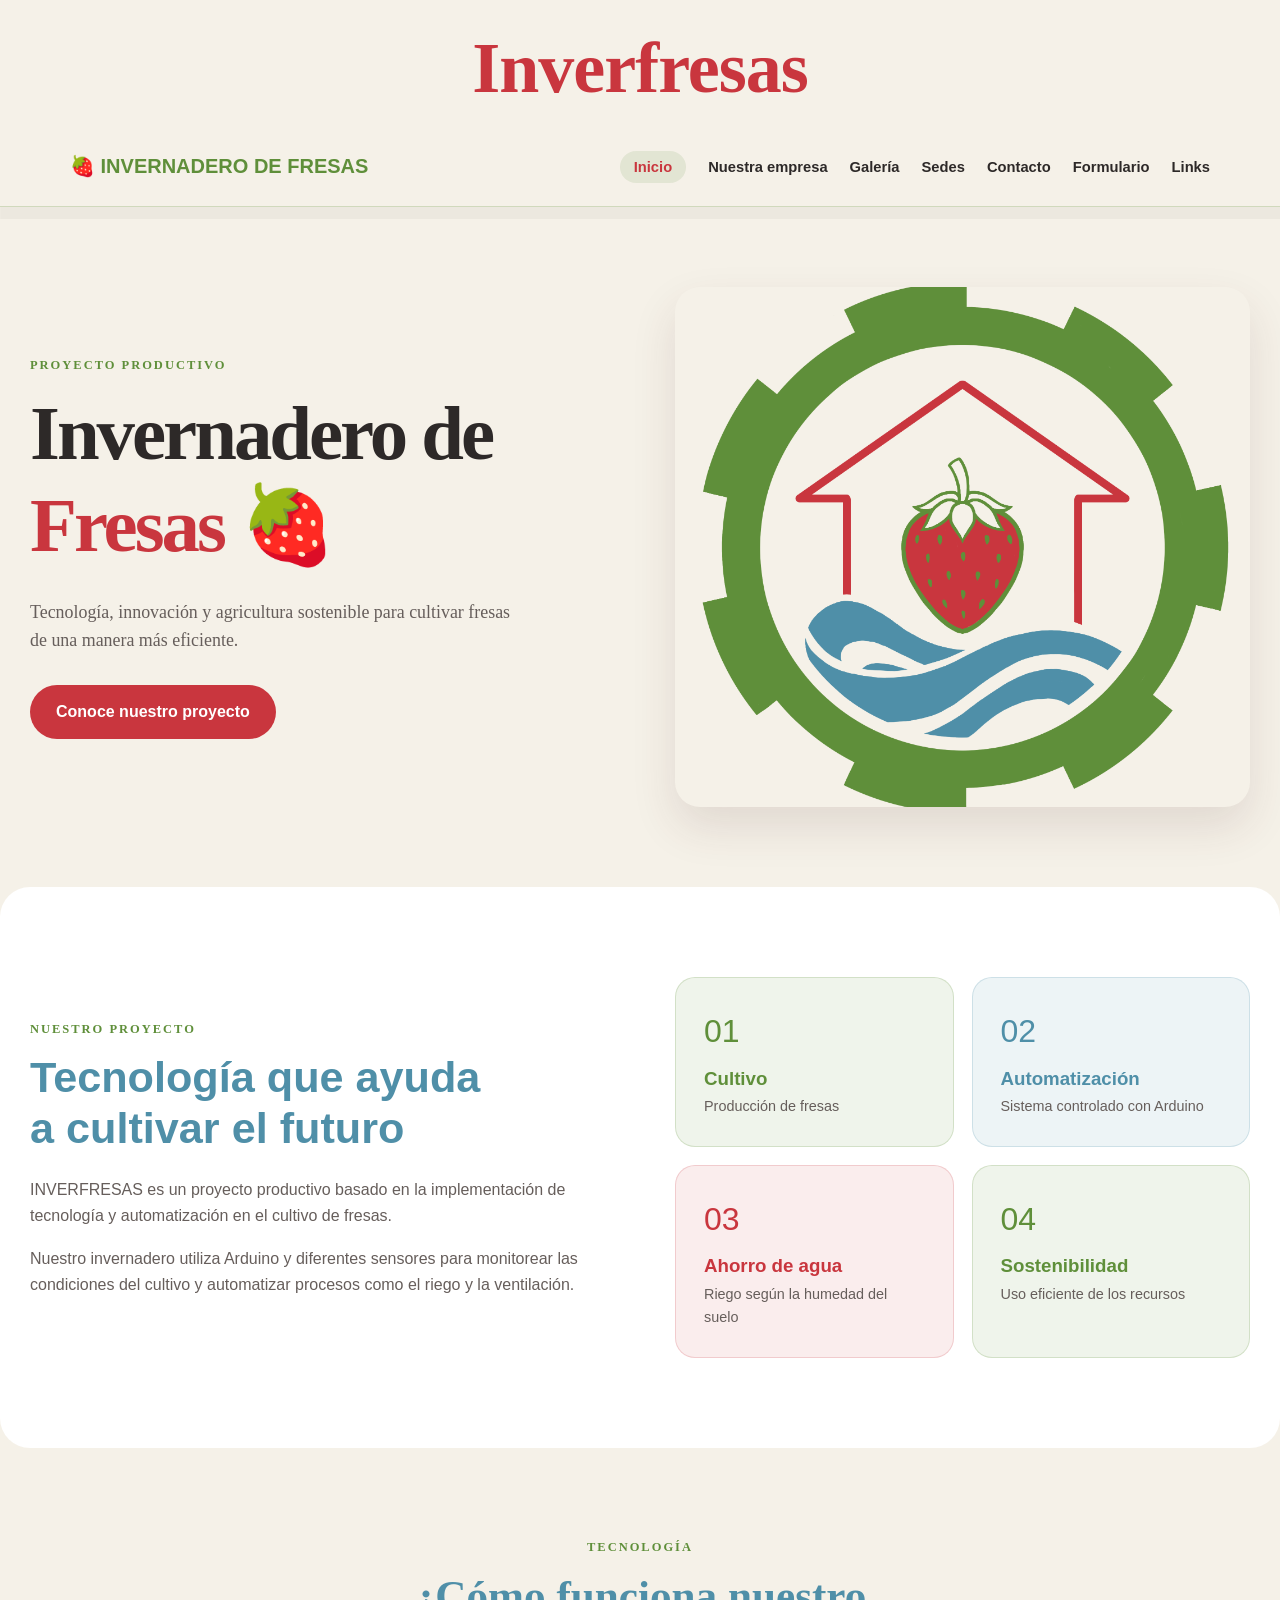
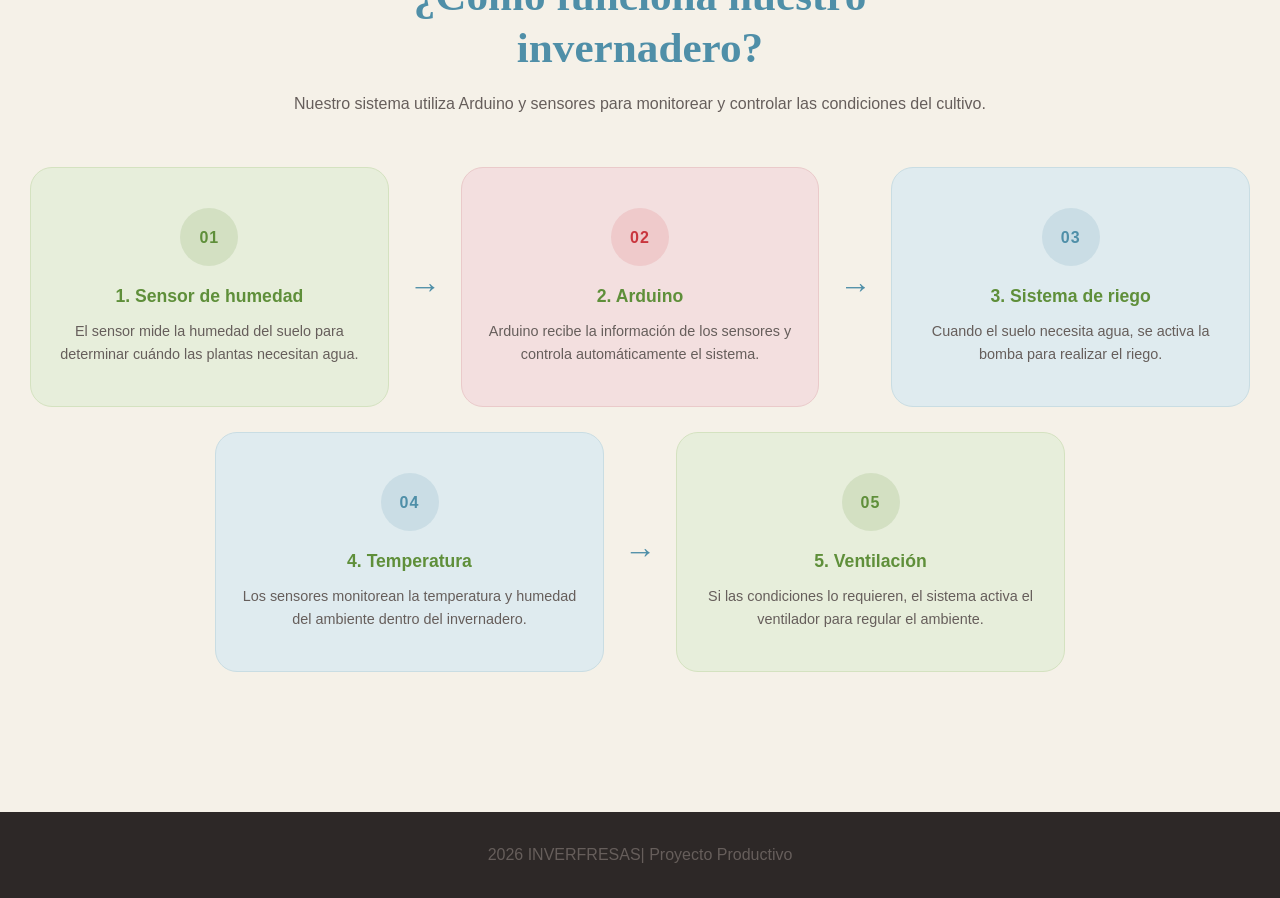
<file: index.html>
<!DOCTYPE html>
<html lang="es">
<head>
  <meta charset="UTF-8">
  <meta name="viewport"
content="width=device-width,initial-scale=1.0">
<title>INVERFRESAS</title>
<link rel="stylesheet" href="style.css">
    </head>
    <body>
        <h1>Inverfresas </h1>

    <header>
        <nav>
            <h2>🍓 INVERNADERO DE FRESAS</h2>

            <ul>
                <li><a href="index.html"class="activo">Inicio</a></li>
                <li><a href="empresa.html">Nuestra empresa</a></li>
                <li><a href="galeria.html">Galería</a></li>
                <li><a href="sedes.html">Sedes</a></li>
                <li><a href="contacto.html">Contacto</a></li>
                <li><a href="formulario.html">Formulario</a></li>
                <li><a href="links.html">Links</a></li>
            </ul>
        </nav>
    </header>

    <main>
        <main>

    <section class="inicio">

        <div class="contenido-inicio">

            <p class="subtitulo">PROYECTO PRODUCTIVO</p>

            <h1>
                Invernadero de<br>
                <span>Fresas</span> 🍓
            </h1>

            <p>
                Tecnología, innovación y agricultura sostenible
                para cultivar fresas de una manera más eficiente.
            </p>

            <a href="empresa.html" class="boton">
                Conoce nuestro proyecto
            </a>

        </div>

        <div class="imagen-inicio">
    <img src="logo-inverfresas.png" alt="Logo de INVERFRESAS">
</div>

    </section>
    <section class="sobre-proyecto">

    <div class="texto-proyecto">
        
        <p class="subtitulo proyecto-subtitulo">NUESTRO PROYECTO</p>

        <h2>
            Tecnología que ayuda<br>
            a cultivar el futuro 
        </h2>

        <p>
            INVERFRESAS es un proyecto productivo basado en la
            implementación de tecnología y automatización en el
            cultivo de fresas.
        </p>

        <p>
            Nuestro invernadero utiliza Arduino y diferentes sensores
            para monitorear las condiciones del cultivo y automatizar
            procesos como el riego y la ventilación.
        </p>

    </div>

    <div class="datos-proyecto">

        <div class="dato">
            <span>01</span>
            <h3>Cultivo</h3>
            <p>Producción de fresas</p>
        </div>

        <div class="dato">
            <span>02</span>
            <h3>Automatización</h3>
            <p>Sistema controlado con Arduino</p>
        </div>

        <div class="dato">
            <span>03</span>
            <h3>Ahorro de agua</h3>
            <p>Riego según la humedad del suelo</p>
        </div>

        <div class="dato">
            <span>04</span>
            <h3>Sostenibilidad</h3>
            <p>Uso eficiente de los recursos</p>
        </div>

    </div>

</section>
<section class="como-funciona">

    <div class="titulo-seccion">
        <p class="subtitulo">TECNOLOGÍA</p>
        <h2>¿Cómo funciona nuestro invernadero? </h2>
        <p>
            Nuestro sistema utiliza Arduino y sensores para
            monitorear y controlar las condiciones del cultivo.
        </p>
    </div>

    <div class="pasos">

        <div class="paso">
            <div class="icono">01</div>
            <h3>1. Sensor de humedad</h3>
            <p>
                El sensor mide la humedad del suelo para determinar
                cuándo las plantas necesitan agua.
            </p>
        </div>

        <div class="flecha">→</div>

        <div class="paso">
            <div class="icono">02</div>
            <h3>2. Arduino</h3>
            <p>
                Arduino recibe la información de los sensores
                y controla automáticamente el sistema.
            </p>
        </div>

        <div class="flecha">→</div>

        <div class="paso">
            <div class="icono">03</div>
            <h3>3. Sistema de riego</h3>
            <p>
                Cuando el suelo necesita agua, se activa la bomba
                para realizar el riego.
            </p>
        </div>

    </div>

    <div class="pasos segundo-proceso">

        <div class="paso">
            <div class="icono">04</div>
            <h3>4. Temperatura</h3>
            <p>
                Los sensores monitorean la temperatura y humedad
                del ambiente dentro del invernadero.
            </p>
        </div>

        <div class="flecha">→</div>

        <div class="paso">
            <div class="icono">05</div>
            <h3>5. Ventilación</h3>
            <p>
                Si las condiciones lo requieren, el sistema activa
                el ventilador para regular el ambiente.
            </p>
        </div>

    </div>

</section>
    </main>
    <footer>
        <p>
            2026 INVERFRESAS| Proyecto Productivo
        </p>
    </footer>
    <script src="script.js"></script>
    </body>
</html>
</file>
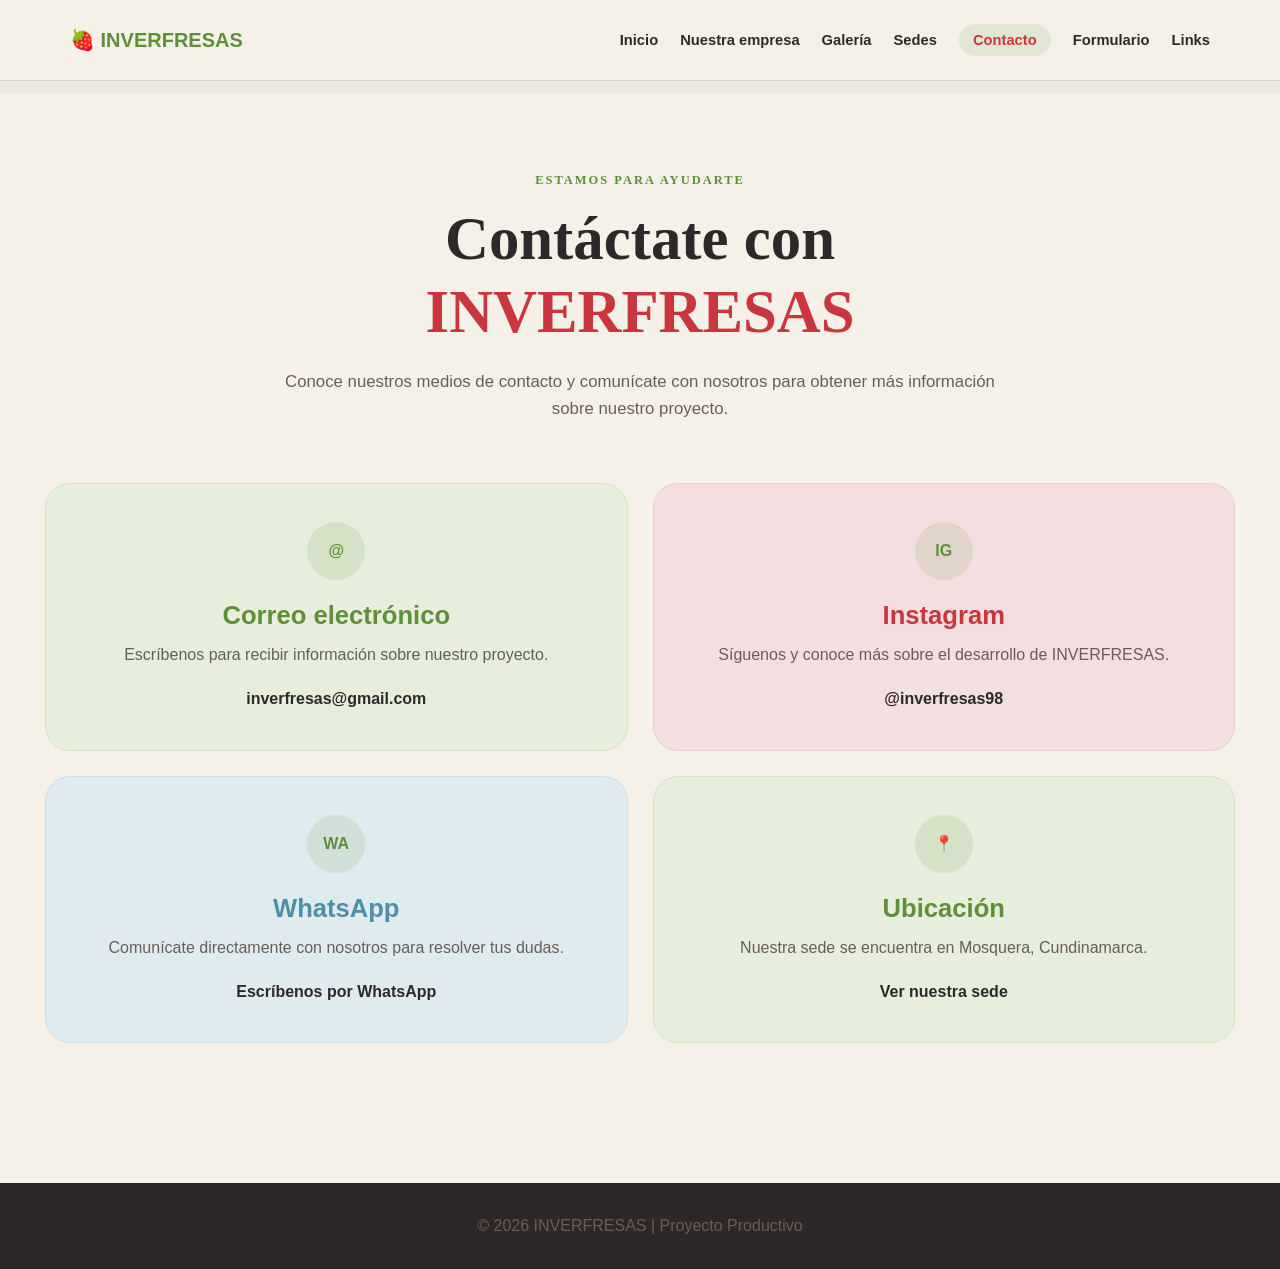
<file: contacto.html>
<!DOCTYPE html>
<html lang="es">

<head>
    <meta charset="UTF-8">
    <meta name="viewport" content="width=device-width, initial-scale=1.0">
    <title>Contacto | INVERFRESAS</title>
    <link rel="stylesheet" href="style.css">
</head>

<body>

    <header>
        <nav>

            <h2>🍓 INVERFRESAS</h2>

            <ul>
                <li><a href="index.html">Inicio</a></li>
                <li><a href="empresa.html">Nuestra empresa</a></li>
                <li><a href="galeria.html">Galería</a></li>
                <li><a href="sedes.html">Sedes</a></li>
                <li><a href="contacto.html" class="activo">Contacto</a></li>
                <li><a href="formulario.html">Formulario</a></li>
                <li><a href="links.html">Links</a></li>
            </ul>

        </nav>
    </header>


    <main>

        <section class="contacto">

            <div class="titulo-contacto">

                <p class="subtitulo">ESTAMOS PARA AYUDARTE</p>

                <h1>Contáctate con <span>INVERFRESAS</span></h1>

                <p>
                    Conoce nuestros medios de contacto y comunícate
                    con nosotros para obtener más información sobre
                    nuestro proyecto.
                </p>

            </div>


            <div class="contacto-grid">

                <div class="tarjeta-contacto">

                    <div class="icono-contacto">
                        @
                    </div>

                    <h2>Correo electrónico</h2>

                    <p>
                        Escríbenos para recibir información
                        sobre nuestro proyecto.
                    </p>

                    <a href="mailto:inverfresas@gmail.com">
                        inverfresas@gmail.com
                    </a>

                </div>


                <div class="tarjeta-contacto">

                    <div class="icono-contacto">
                        IG
                    </div>

                    <h2>Instagram</h2>

                    <p>
                        Síguenos y conoce más sobre el desarrollo
                        de INVERFRESAS.
                    </p>

                    <a href="#" target="_blank">
                        @inverfresas98
                    </a>

                </div>


                <div class="tarjeta-contacto">

                    <div class="icono-contacto">
                        WA
                    </div>

                    <h2>WhatsApp</h2>

                    <p>
                        Comunícate directamente con nosotros
                        para resolver tus dudas.
                    </p>

                    <a href="#" target="_blank">
                        Escríbenos por WhatsApp
                    </a>

                </div>


                <div class="tarjeta-contacto">

                    <div class="icono-contacto">
                        📍
                    </div>

                    <h2>Ubicación</h2>

                    <p>
                        Nuestra sede se encuentra en
                        Mosquera, Cundinamarca.
                    </p>

                    <a href="sedes.html">
                        Ver nuestra sede
                    </a>

                </div>

            </div>

        </section>

    </main>


    <footer>

        <p>
            © 2026 INVERFRESAS | Proyecto Productivo
        </p>

    </footer>
    <script src="script.js"></script>


</body>

</html>
</file>
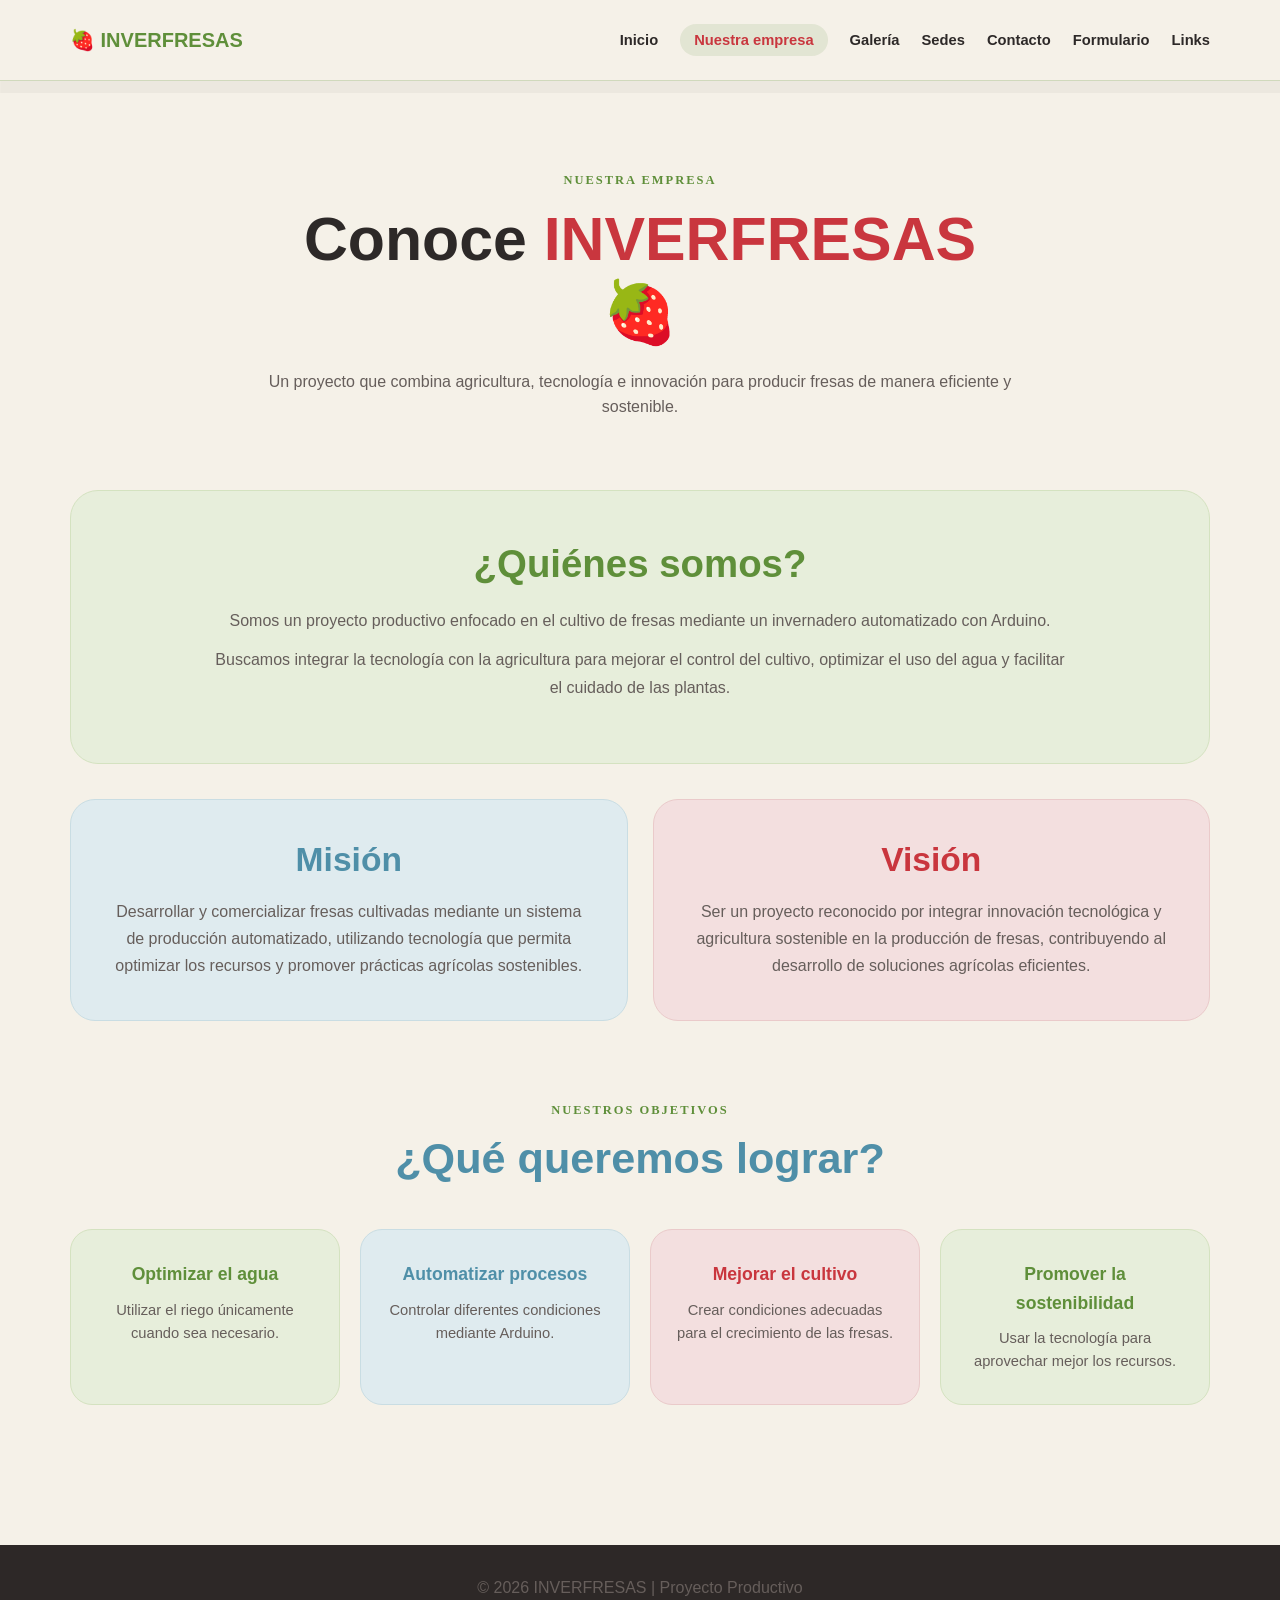
<file: empresa.html>
<!DOCTYPE html>
<html lang="es">

<head>
    <meta charset="UTF-8">
    <meta name="viewport" content="width=device-width, initial-scale=1.0">

    <title>Nuestra Empresa | INVERFRESAS</title>

    <link rel="stylesheet" href="style.css">
</head>

<body>

    <header>
        <nav>

            <h2>🍓 INVERFRESAS</h2>

            <ul>
                <li><a href="index.html">Inicio</a></li>
                <li><a href="empresa.html"class="activo">Nuestra empresa</a></li>
                <li><a href="galeria.html">Galería</a></li>
                <li><a href="sedes.html">Sedes</a></li>
                <li><a href="contacto.html">Contacto</a></li>
                <li><a href="formulario.html">Formulario</a></li>
                <li><a href="links.html">Links</a></li>
            </ul>

        </nav>
    </header>


    

    <main>

        <section class="empresa">

            <div class="titulo-empresa">

                <p class="subtitulo proyecto-subtitulo">
                    NUESTRA EMPRESA
                </p>

                <h1>
                    Conoce <span>INVERFRESAS</span> 🍓
                </h1>

                <p>
                    Un proyecto que combina agricultura, tecnología
                    e innovación para producir fresas de manera
                    eficiente y sostenible.
                </p>

            </div>


            

            <div class="bloque-empresa">

                <div class="icono-empresa">
                    
                </div>

                <div>

                    <h2>¿Quiénes somos?</h2>

                    <p>
                        Somos un proyecto productivo enfocado en el
                        cultivo de fresas mediante un invernadero
                        automatizado con Arduino.
                    </p>

                    <p>
                        Buscamos integrar la tecnología con la
                        agricultura para mejorar el control del
                        cultivo, optimizar el uso del agua y facilitar
                        el cuidado de las plantas.
                    </p>

                </div>

            </div>


            

            <div class="mision-vision">

                <div class="tarjeta-empresa">

                    <div class="icono-tarjeta">
                
                    </div>

                    <h2>Misión</h2>

                    <p>
                        Desarrollar y comercializar fresas cultivadas
                        mediante un sistema de producción automatizado,
                        utilizando tecnología que permita optimizar
                        los recursos y promover prácticas agrícolas
                        sostenibles.
                    </p>

                </div>


                <div class="tarjeta-empresa">

                    <div class="icono-tarjeta">
                        
                    </div>

                    <h2>Visión</h2>

                    <p>
                        Ser un proyecto reconocido por integrar
                        innovación tecnológica y agricultura sostenible
                        en la producción de fresas, contribuyendo al
                        desarrollo de soluciones agrícolas eficientes.
                    </p>

                </div>

            </div>


    

            <div class="objetivos">

                <p class="subtitulo">NUESTROS OBJETIVOS</p>

                <h2>¿Qué queremos lograr?</h2>

                <div class="lista-objetivos">

                    <div>
                        
                        <strong>Optimizar el agua</strong>
                        <p>Utilizar el riego únicamente cuando sea necesario.</p>
                    </div>

                    <div>
                        
                        <strong>Automatizar procesos</strong>
                        <p>Controlar diferentes condiciones mediante Arduino.</p>
                    </div>

                    <div>
                        
                        <strong>Mejorar el cultivo</strong>
                        <p>Crear condiciones adecuadas para el crecimiento de las fresas.</p>
                    </div>

                    <div>
            
                        <strong>Promover la sostenibilidad</strong>
                        <p>Usar la tecnología para aprovechar mejor los recursos.</p>
                    </div>

                </div>

            </div>

        </section>

    </main>


    <footer>

        <p>
            © 2026 INVERFRESAS | Proyecto Productivo
        </p>

    </footer>
    <script src="script.js"></script>

</body>

</html>
</file>
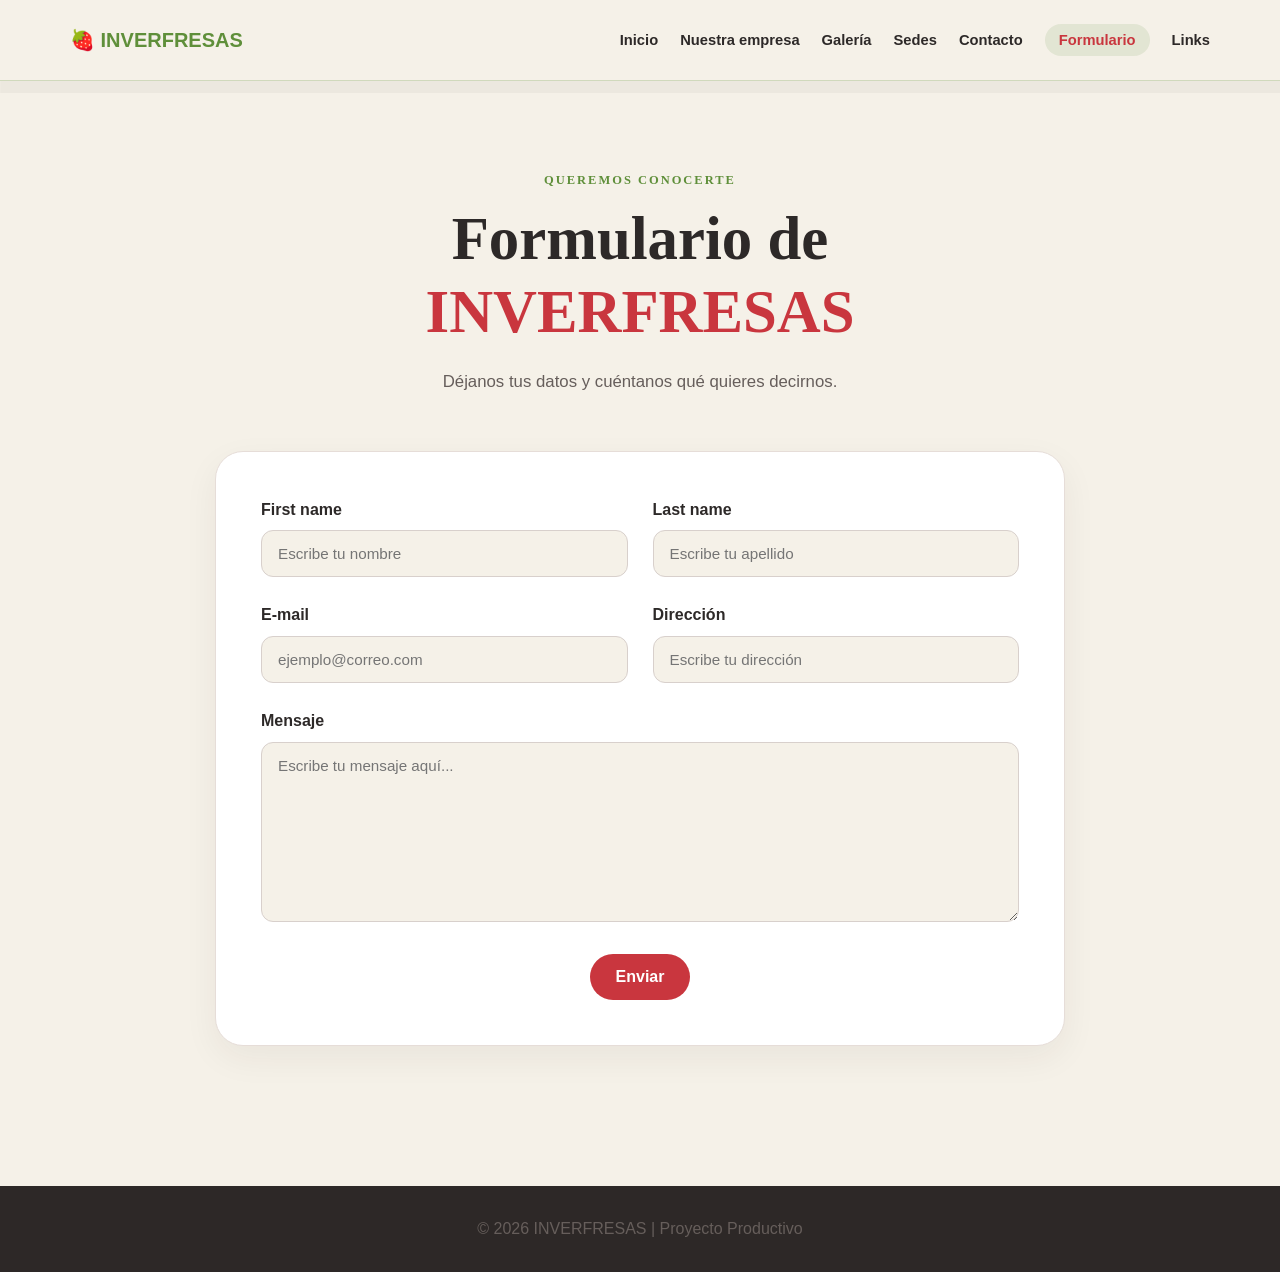
<file: formulario.html>
<!DOCTYPE html>
<html lang="es">

<head>
    <meta charset="UTF-8">
    <meta name="viewport" content="width=device-width, initial-scale=1.0">
    <title>Formulario | INVERFRESAS</title>
    <link rel="stylesheet" href="style.css">
</head>

<body>

    <header>
        <nav>

            <h2>🍓 INVERFRESAS</h2>

            <ul>
                <li><a href="index.html">Inicio</a></li>
                <li><a href="empresa.html">Nuestra empresa</a></li>
                <li><a href="galeria.html">Galería</a></li>
                <li><a href="sedes.html">Sedes</a></li>
                <li><a href="contacto.html">Contacto</a></li>
                <li><a href="formulario.html" class="activo">Formulario</a></li>
                <li><a href="links.html">Links</a></li>
            </ul>

        </nav>
    </header>


    <main>

        <section class="formulario">

            <div class="titulo-formulario">

                <p class="subtitulo">QUEREMOS CONOCERTE</p>

                <h1>Formulario de <span>INVERFRESAS</span></h1>

                <p>
                    Déjanos tus datos y cuéntanos qué quieres decirnos.
                </p>

            </div>


            <form class="formulario-contacto">

                <div class="fila-formulario">

                    <div class="campo">
                        <label for="nombre">First name</label>

                        <input
                            type="text"
                            id="nombre"
                            name="nombre"
                            placeholder="Escribe tu nombre"
                            required>
                    </div>


                    <div class="campo">
                        <label for="apellido">Last name</label>

                        <input
                            type="text"
                            id="apellido"
                            name="apellido"
                            placeholder="Escribe tu apellido"
                            required>
                    </div>

                </div>


            

                <div class="fila-formulario">

                    <div class="campo">
                        <label for="email">E-mail</label>

                        <input
                            type="email"
                            id="email"
                            name="email"
                            placeholder="ejemplo@correo.com"
                            required>
                    </div>


                    <div class="campo">
                        <label for="direccion">Dirección</label>

                        <input
                            type="text"
                            id="direccion"
                            name="direccion"
                            placeholder="Escribe tu dirección">
                    </div>

                </div>


                <div class="campo campo-mensaje">

                    <label for="mensaje">Mensaje</label>

                    <textarea
                        id="mensaje"
                        name="mensaje"
                        placeholder="Escribe tu mensaje aquí..."
                        required></textarea>

                </div>


                <button type="submit" class="boton">
                    Enviar
                </button>

            </form>

        </section>

    </main>


    <footer>

        <p>
            © 2026 INVERFRESAS | Proyecto Productivo
        </p>

    </footer>
    <script src="script.js"></script>

</body>

</html>
</file>
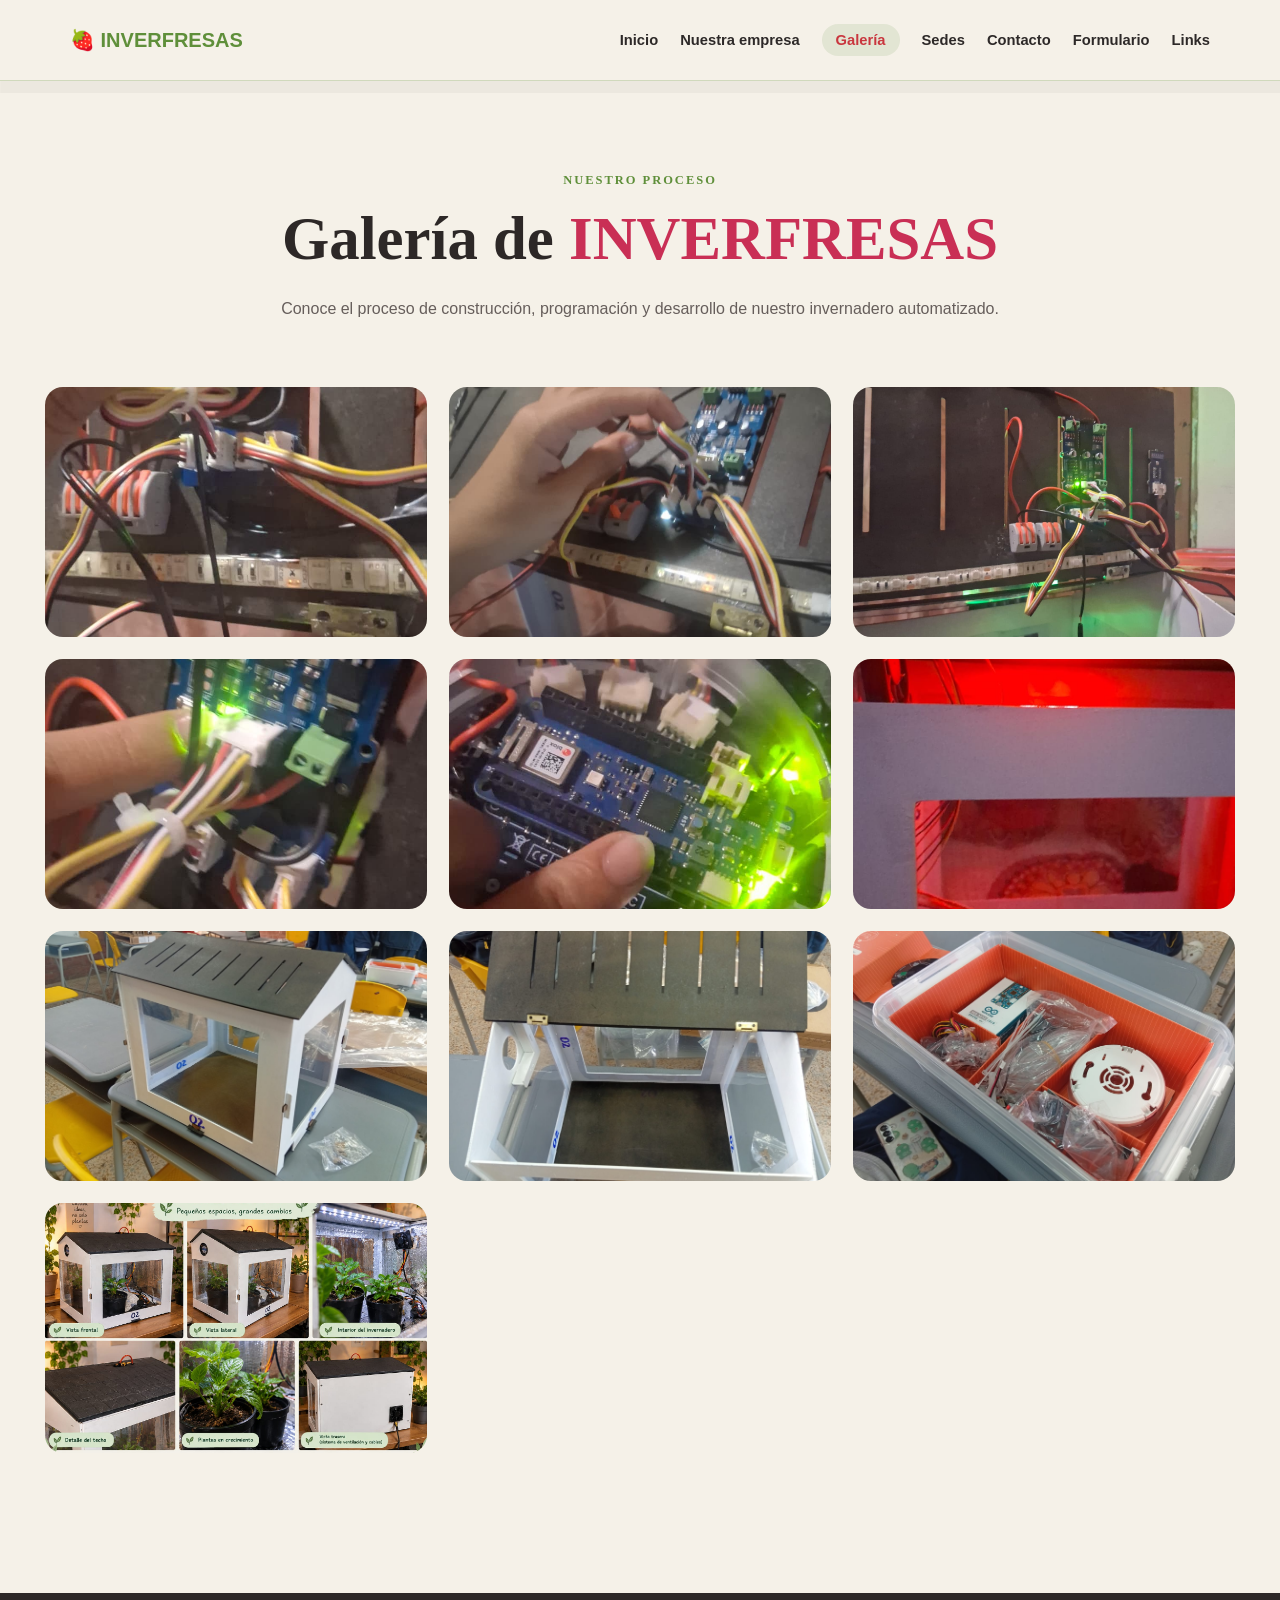
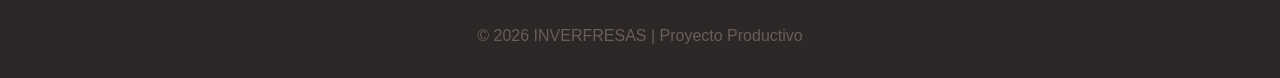
<file: galeria.html>
<!DOCTYPE html>
<html lang="es">

<head>
    <meta charset="UTF-8">
    <meta name="viewport" content="width=device-width, initial-scale=1.0">

    <title>Galería | INVERFRESAS</title>

    <link rel="stylesheet" href="style.css">
</head>

<body>

    

    <header>
        <nav>

            <h2>🍓 INVERFRESAS</h2>

            <ul>
                <li><a href="index.html">Inicio</a></li>
                <li><a href="empresa.html">Nuestra empresa</a></li>
                <li><a href="galeria.html"class="activo">Galería</a></li>
                <li><a href="sedes.html">Sedes</a></li>
                <li><a href="contacto.html">Contacto</a></li>
                <li><a href="formulario.html">Formulario</a></li>
                <li><a href="links.html">Links</a></li>
            </ul>

        </nav>
    </header>


    

    <main>

        <section class="galeria">

            <div class="titulo-galeria">

                <p class="subtitulo proyecto-subtitulo">
                    NUESTRO PROCESO
                </p>

                <h1>
                    Galería de <span>INVERFRESAS</span>
                </h1>

                <p>
                    Conoce el proceso de construcción, programación
                    y desarrollo de nuestro invernadero automatizado.
                </p>

            </div>


            <div class="galeria-fotos">

                <div class="foto-galeria">
    <img src="foto1.jpeg" alt="Invernadero de fresas">
                </div>

                <div class="foto-galeria">
                    <img src="foto2.jpeg" alt="Arduino del proyecto">
                </div>

                <div class="foto-galeria">
                    <img src="foto3.jpeg" alt="Sensores del invernadero">
                </div>

                <div class="foto-galeria">
                    <img src="foto4.jpeg" alt="Programación del sistema Arduino">
                </div>

                <div class="foto-galeria">
                    <img src="foto5.jpeg" alt="Proceso de construcción del proyecto">
                </div>

                <div class="foto-galeria">
                    <img src="foto6.jpeg" alt="Cultivo de fresas">
                </div>
                <div class="foto-galeria">
                    <img src="foto7.jpeg" alt="invernadero">
                </div>

                <div class="foto-galeria">
                    <img src="foto8.jpeg" alt="Cultivo de fresas">
                </div>

                <div class="foto-galeria">
                    <img src="foto9.jpeg" alt="Cultivo de fresas">
                </div>

                <div class="foto-galeria">
                    <img src="foto10.jpeg" alt="Cultivo de fresas">
                </div>


            </div>

        </section>

    </main>




    <footer>

        <p>
            © 2026 INVERFRESAS | Proyecto Productivo
        </p>

    </footer>

    <script src="script.js"></script>

</body>

</html>
</file>
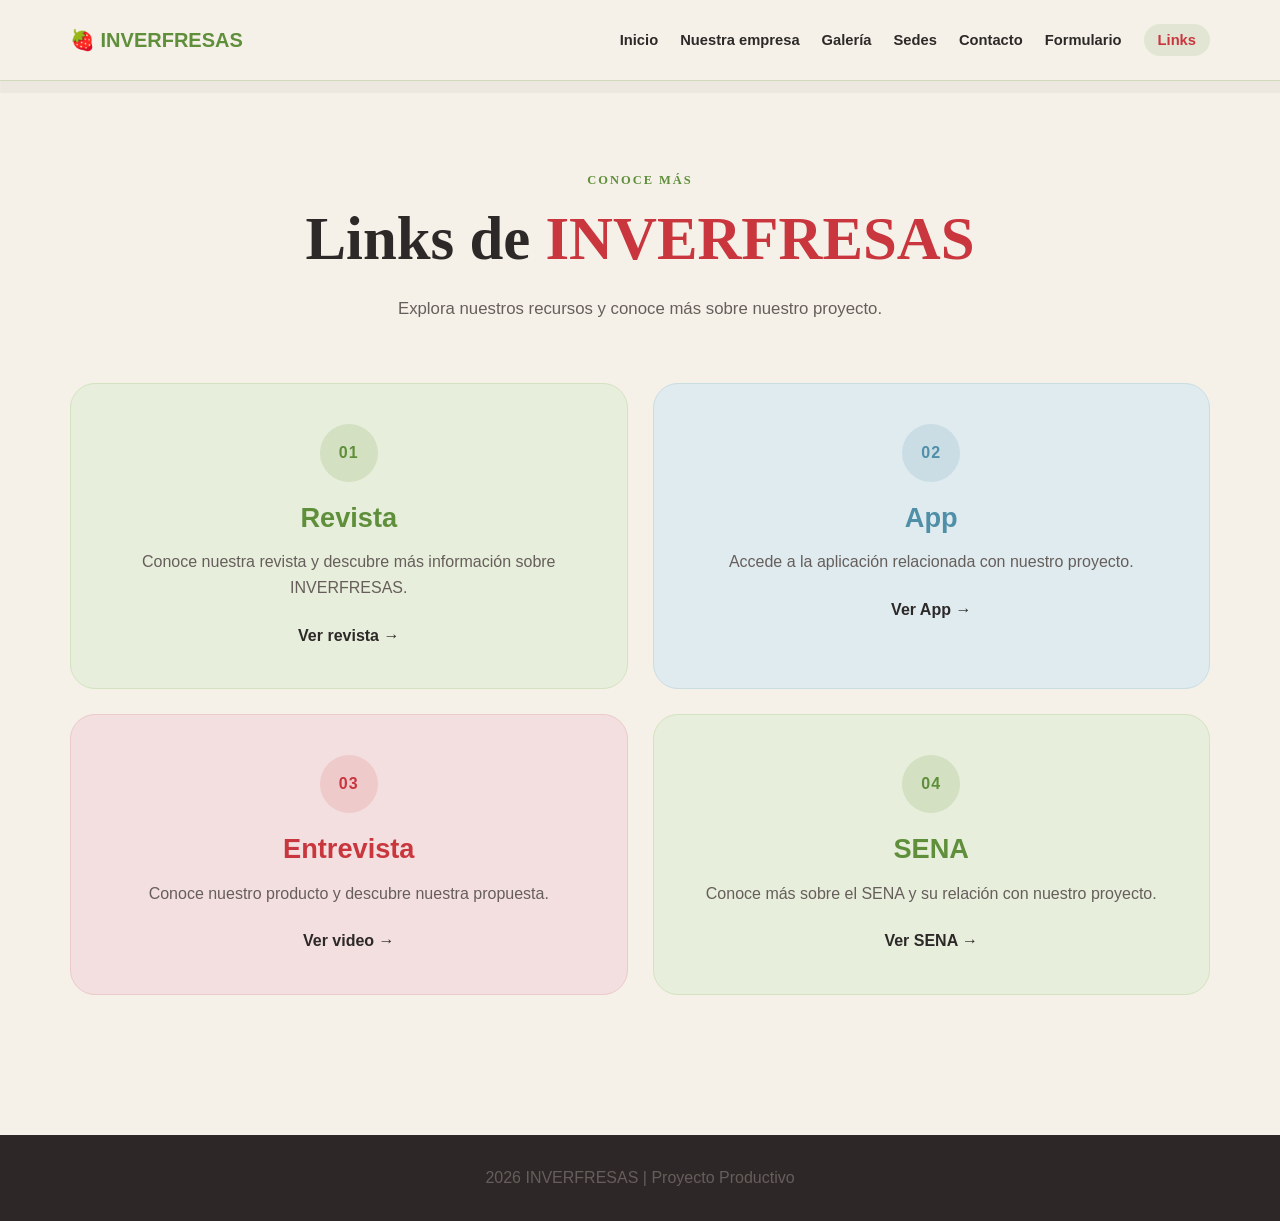
<file: links.html>
<!DOCTYPE html>
<html lang="es">
<head>
    <meta charset="UTF-8">
    <meta name="viewport" content="width=device-width, initial-scale=1.0">
    <title>Links | INVERFRESAS</title>
    <link rel="stylesheet" href="style.css">
</head>

<body>

<header>
    <nav>
        <h2>🍓 INVERFRESAS</h2>

        <ul>
            <li><a href="index.html">Inicio</a></li>
            <li><a href="empresa.html">Nuestra empresa</a></li>
            <li><a href="galeria.html">Galería</a></li>
            <li><a href="sedes.html">Sedes</a></li>
            <li><a href="contacto.html">Contacto</a></li>
            <li><a href="formulario.html">Formulario</a></li>
            <li><a href="links.html" class="activo">Links</a></li>
        </ul>
    </nav>
</header>

<main>

    <section class="links">

        <div class="titulo-links">
            <p class="subtitulo">CONOCE MÁS</p>

            <h1>Links de <span>INVERFRESAS</span></h1>

            <p>
                Explora nuestros recursos y conoce más sobre nuestro proyecto.
            </p>
        </div>


        <div class="links-grid">

        
            <a href="https://drive.google.com/file/d/1tMxBSLcKipqFbqIv7_iUg44gJt9RtDe-/view?usp=drive_link" class="tarjeta-link">
                <div class="icono-link">01</div>

                <h2>Revista</h2>

                <p>
                    Conoce nuestra revista y descubre más información
                    sobre INVERFRESAS.
                </p>

                <span class="ver-link">Ver revista →</span>
            </a>


            
            <a href="#" class="tarjeta-link">
                <div class="icono-link">02</div>

                <h2>App</h2>

                <p>
                    Accede a la aplicación relacionada con nuestro proyecto.
                </p>

                <span class="ver-link">Ver App →</span>
            </a>


            
            <a href="https://canva.link/2qo1ejaflw5477l" class="tarjeta-link">
                <div class="icono-link">03</div>

                <h2>Entrevista</h2>

                <p>
                    Conoce nuestro producto y descubre nuestra propuesta.
                </p>

                <span class="ver-link">Ver video →</span>
            </a>


            
            <a href="https://drive.google.com/drive/folders/1jXA0ZuVaYBF1tzAheC-jO2nmZlTsCaB2" class="tarjeta-link">
                <div class="icono-link">04</div>

                <h2>SENA</h2>

                <p>
                    Conoce más sobre el SENA y su relación con nuestro proyecto.
                </p>

                <span class="ver-link">Ver SENA →</span>
            </a>

        </div>

    </section>

</main>


<footer>
    <p> 2026 INVERFRESAS | Proyecto Productivo</p>
</footer>
<script src="script.js"></script>

</body>
</html>
</file>
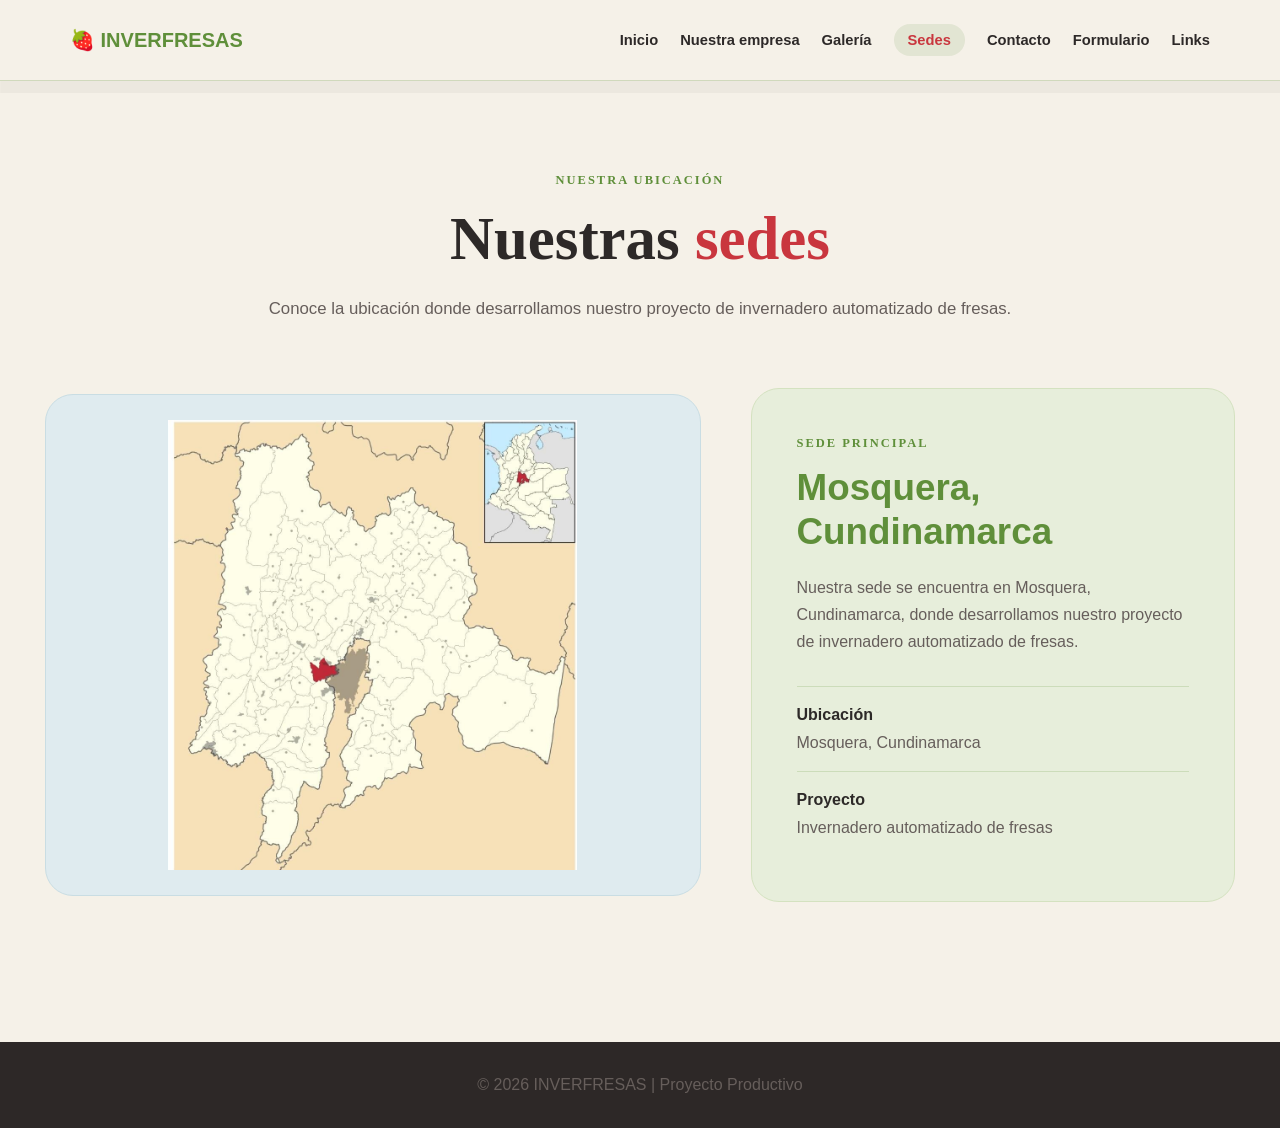
<file: sedes.html>
<!DOCTYPE html>
<html lang="es">

<head>
    <meta charset="UTF-8">
    <meta name="viewport" content="width=device-width, initial-scale=1.0">
    <title>Sedes | INVERFRESAS</title>
    <link rel="stylesheet" href="style.css">
</head>

<body>

    <header>
        <nav>

            <h2>🍓 INVERFRESAS</h2>

            <ul>
                <li><a href="index.html">Inicio</a></li>
                <li><a href="empresa.html">Nuestra empresa</a></li>
                <li><a href="galeria.html">Galería</a></li>
                <li><a href="sedes.html" class="activo">Sedes</a></li>
                <li><a href="contacto.html">Contacto</a></li>
                <li><a href="formulario.html">Formulario</a></li>
                <li><a href="links.html">Links</a></li>
            </ul>

        </nav>
    </header>


    <main>

        <section class="sedes">

            <div class="titulo-sedes">

                <p class="subtitulo">NUESTRA UBICACIÓN</p>

                <h1>Nuestras <span>sedes</span></h1>

                <p>
                    Conoce la ubicación donde desarrollamos nuestro proyecto
                    de invernadero automatizado de fresas.
                </p>

            </div>


            <div class="sede-principal">

                <div class="mapa-sede">

                    <img
                        src="mapa-cundinamarca.jpeg"
                        alt="Mapa de Cundinamarca con la ubicación de Mosquera">

                </div>


                <div class="info-sede">

                    <p class="subtitulo">SEDE PRINCIPAL</p>

                    <h2>Mosquera, Cundinamarca</h2>

                    <p>
                        Nuestra sede se encuentra en Mosquera, Cundinamarca,
                        donde desarrollamos nuestro proyecto de invernadero
                        automatizado de fresas.
                    </p>


                    <div class="dato-sede">

                        <strong>Ubicación</strong>

                        <span>
                            Mosquera, Cundinamarca
                        </span>

                    </div>


                    <div class="dato-sede">

                        <strong>Proyecto</strong>

                        <span>
                            Invernadero automatizado de fresas
                        </span>

                    </div>

                </div>

            </div>

        </section>

    </main>


    <footer>

        <p>
            © 2026 INVERFRESAS | Proyecto Productivo
        </p>

    </footer>
    <script src="script.js"></script>

</body>

</html>
</file>
<file: style.css>
* {
    margin: 0;
    padding: 0;
    box-sizing: border-box;
}

html {
    scroll-behavior: smooth;
}

body {
    font-family: Arial, Helvetica, sans-serif;
    background: #F5F1E8;
    color: #2D2928;
    line-height: 1.6;
}
body > h1 {
    text-align: center;
    font-size: 4.5rem;
    color: #c9363E;
    margin: 25px 0 15px;
    font-weight: 800;
    letter-spacing: -1px;
}



header {
    width: 100%;
    background: #F5F1E8;
    border-bottom: 1px solid rgba(95, 143, 58, 0.25);
    position: sticky;
    top: 0;
    z-index: 1000;
    box-shadow: 0.3px 12px rgba(45, 41, 40, 0.04);
}

nav {
    max-width: 1200px;
    margin: auto;
    min-height: 80px;
    padding: 15px 30px;

    display: flex;
    align-items: center;
    justify-content: space-between;
    gap: 25px;
}

nav h2 {
    color: #5F8F3A;
    font-size: 1.25rem;
    white-space: nowrap;
}

nav ul {
    list-style: none;

    display: flex;
    align-items: center;
    justify-content: flex-end;
    gap: 22px;
}

nav a {
    text-decoration: none;
    color: #2D2928;
    font-size: 0.92rem;
    font-weight: 600;
    transition: 0.3s ease;
}

nav a:hover {
    color: #5F8F3A;
}

nav a.activo {
    color:#C9363E;
    background: rgba(95, 143, 58, 0.12);
    padding: 8px 14px;
    border-radius: 20px;
    font-weight: 700;
}

main {
    width: 100%;
}

section {
    max-width: 1200px;
    margin: auto;
    padding: 90px 30px;
}

.subtitulo {
    color: #5F8F3A;
    font-size: 0.78rem;
    font-weight: bold;
    font-family: serif;
    letter-spacing: 2px;
    margin-bottom: 12px;
}

h1,
h2,
h3 {
    line-height: 1.2;
}

p {
    color: #665e5b;
}


.inicio {
    min-height: 650px;
    max-width: 1300px;

    display: grid;
    grid-template-columns: 1fr 1fr;
    align-items: center;
    gap: 70px;

    padding-top: 80px;
    padding-bottom: 80px;
}

.contenido-inicio {
    max-width: 570px;
}

.contenido-inicio h1 {
    font-size: clamp(3.5rem, 6vw, 5.5rem);
    font-weight: 800;
    font-family: serif;
    letter-spacing: -3px;
    margin-bottom: 25px;
    color: #2D2928;
}

.contenido-inicio h1 span {
    color: #C9363E;
}

.contenido-inicio > p:not(.subtitulo) {
    font-size: 1.12rem;
    font-family: serif;
    max-width: 500px;
    margin-bottom: 30px;
}

.boton {
    display: inline-block;
    padding: 14px 26px;

    background: #C9363E;
    color: white;

    text-decoration: none;
    font-weight: bold;
    border-radius: 30px;

    transition: 0.3s ease;
}

.boton:hover {
    background: #a92345;
    transform: translateY(-2px);
}

.imagen-inicio {
    width: 100%;
    height: 520px;
}

.imagen-inicio img {
    width: 100%;
    height: 520px;
    object-fit: cover;
    border-radius: 25px;
    box-shadow: 0 20px 45px rgba(80, 45, 45, 0.12);
}


.sobre-proyecto {
    max-width: 1300px;

    display: grid;
    grid-template-columns: 1fr 1fr;
    gap: 70px;
    align-items: center;

    background: #fff;
    border-radius: 30px;
}

.texto-proyecto h2 {
    font-size: 2.7rem;
    margin-bottom: 22px;
    color: #4F8FA8;
}

.texto-proyecto p:not(.subtitulo) {
    margin-bottom: 18px;

}

.datos-proyecto {
    display: grid;
    grid-template-columns: 1fr 1fr;
    gap: 18px;
}

.dato {
    padding: 28px;
    border-radius: 20px;
    transition: .3s ease;
    border: 1px solid transparent;
}


.dato:nth-child(1) {
    background: rgba(95, 143, 58, 0.10);
    border-color: rgba(95, 143, 58, 0.20);
}

.dato:nth-child(1) h3 {
    color: #5F8F3A;
}


.dato:nth-child(2) {
    background: rgba(79, 143, 168, 0.10);
    border-color: rgba(79, 143, 168, 0.20);
}

.dato:nth-child(2) h3 {
    color: #4F8FA8;
}


.dato:nth-child(3) {
    background: rgba(201, 54, 62, 0.09);
    border-color: rgba(201, 54, 62, 0.18);
}

.dato:nth-child(3) h3 {
    color: #C9363E;
}


.dato:nth-child(4) {
    background: rgba(95, 143, 58, 0.10);
    border-color: rgba(95, 143, 58, 0.20);
}

.dato:nth-child(4) h3 {
    color: #5F8F3A;
}


.dato:hover {
    transform: translateY(-5px);
    box-shadow: 0 12px 30px rgba(45, 41, 40, 0.10);
}
.dato:nth-child(1) span {
    color: #5F8F3A;
}

.dato:nth-child(2) span {
    color: #4F8FA8;
}

.dato:nth-child(3) span {
    color: #C9363E;
}

.dato:nth-child(4) span {
    color: #5F8F3A;
}

.dato:hover {
    transform: translateY(-5px);
    box-shadow: 0 12px 30px rgba(45, 41, 40, 0.10);
}

.dato span {
    font-size: 2rem;
}

.dato h3 {
    margin: 10px 0 5px;
    color: #5F8F3A;
}

.dato p {
    font-size: 0.9rem;
}


.como-funciona {
    max-width: 1300px;
    text-align: center;
}

.titulo-seccion {
    max-width: 700px;
    margin: auto;
}

.titulo-seccion h2 {
    font-size: 2.7rem;
    margin-bottom: 18px;
    color: #4F8FA8;
}

.pasos {
    margin-top: 50px;

    display: grid;
    grid-template-columns: 1fr auto 1fr auto 1fr;
    align-items: center;
    gap: 20px;
}

.paso {
    background: #ffffff;
    border: 1px solid #f0e3df;
    padding: 30px 25px;
    border-radius: 22px;
    min-height: 240px;

    display: flex;
    flex-direction: column;
    justify-content: center;
}

.icono {
    width: 58px;
    height: 58px;
    margin: 0 auto 20px;
    border-radius: 50%;
    display: flex;
    align-items: center;
    justify-content: center;
    font-size: 1rem;
    font-weight: 800;
    letter-spacing: 1px;
    background: rgba(95, 143, 58, 0.12);
    color: #5F8F3A;
}

.paso h3 {
    margin-bottom: 12px;
    font-size: 1.1rem;
    color: #5F8F3A;
}

.paso p {
    font-size: 0.9rem;
}

.flecha {
    font-size: 2rem;
    color: #4F8FA8;
    font-weight: bold;
}

.paso {
    background: rgba(255, 255, 255, 0.65);
    border: 1px solid rgba(79, 143, 168, 0.18);
    padding: 30px 25px;
    border-radius: 22px;
    min-height: 240px;
    display: flex;
    flex-direction: column;
    justify-content: center;
    transition: .3s ease;
}

.paso:hover {
    transform: translateY(-5px);
    box-shadow: 0 12px 28px rgba(45, 41, 40, 0.08);
}


.pasos .paso:nth-child(1) {
    background: #E7EEDB;
    border-color: #D4E2C0;
}


.pasos .paso:nth-child(3) {
    background: #F3DFDF;
    border-color: #EACACA;
}


.pasos .paso:nth-child(5) {
    background: #DFEBEF;
    border-color: #C9DDE3;
}


.segundo-proceso .paso:nth-child(1) {
    background: #DFEBEF;
    border-color: #C9DDE3;
}


.segundo-proceso .paso:nth-child(3) {
    background: #E7EEDB;
    border-color: #D4E2C0;
}

.segundo-proceso {
    max-width: 850px;
    margin: 25px auto 0;
    grid-template-columns: 1fr auto 1fr;
}

.pasos .paso:nth-child(1) .icono {
    background: rgba(95, 143, 58, 0.15);
    color: #5F8F3A;
}


.pasos .paso:nth-child(3) .icono {
    background: rgba(201, 54, 62, 0.12);
    color: #C9363E;
}


.pasos .paso:nth-child(5) .icono {
    background: rgba(79, 143, 168, 0.15);
    color: #4F8FA8;
}


.segundo-proceso .paso:nth-child(1) .icono {
    background: rgba(79, 143, 168, 0.15);
    color: #4F8FA8;
}


.segundo-proceso .paso:nth-child(3) .icono {
    background: rgba(95, 143, 58, 0.15);
    color: #5F8F3A;
}

.empresa,
.galeria,
.sedes,
.contacto {
    max-width: 1200px;
}

.titulo-empresa,
.titulo-galeria,
.titulo-sedes,
.titulo-contacto {
    max-width: 750px;
    margin: 0 auto 70px;
    text-align: center;
}

.titulo-empresa h1,
.titulo-galeria h1,
.titulo-sedes h1,
.titulo-contacto h1 {
    font-size: 3.8rem;
    margin-bottom: 20px;
    color: #2d2928;
}

.titulo-empresa h1 span,
.titulo-galeria h1 span,
.titulo-sedes h1 span {
    color: #c9363E;
}

.bloque-empresa {
    display: block;
    padding: 50px;
    background: #E7EEDB;
    border-radius: 28px;
    border: 1px solid #D4E2C0;
    margin-bottom: 35px;
    text-align: center;
}

.bloque-empresa h2 {
    font-size: 2.4rem;
    margin-bottom: 20px;
    color: #5F8F3A;
}

.bloque-empresa p {
    max-width: 850px;
    margin: 0 auto 12px;
    color: #665E5B;
    line-height: 1.7;
}

.mision-vision {
    display: grid;
    grid-template-columns: 1fr 1fr;
    gap: 25px;
    margin-bottom: 80px;
}

.tarjeta-empresa {
    border-radius: 25px;
    padding: 40px;
    text-align: center;
}

.tarjeta-empresa:nth-child(1) {
    background: #DFEBEF;
    border: 1px solid #C9DDE3;
}

.tarjeta-empresa:nth-child(1) h2 {
    color: #4F8FA8;
}

.tarjeta-empresa:nth-child(2) {
    background: #F3DFDF;
    border: 1px solid #EACACA;
}

.tarjeta-empresa:nth-child(2) h2 {
    color: #C9363E;
}

.tarjeta-empresa h2 {
    font-size: 2.1rem;
    margin-bottom: 18px;
}

.tarjeta-empresa p {
    color: #665E5B;
    line-height: 1.7;
}

.objetivos {
    text-align: center;
}

.objetivos h2 {
    font-size: 2.7rem;
    margin-bottom: 45px;
    color: #4F8FA8;
}

.lista-objetivos {
    display: grid;
    grid-template-columns: repeat(4, 1fr);
    gap: 20px;
}

.lista-objetivos > div {
    padding: 30px 25px;
    border-radius: 22px;
    border: 1px solid transparent;
    transition: 0.3s ease;
}

.lista-objetivos > div:nth-child(1),
.lista-objetivos > div:nth-child(4) {
    background: #E7EEDB;
    border-color: #D4E2C0;
}

.lista-objetivos > div:nth-child(2) {
    background: #DFEBEF;
    border-color: #C9DDE3;
}

.lista-objetivos > div:nth-child(3) {
    background: #F3DFDF;
    border-color: #EACACA;
}

.lista-objetivos > div:nth-child(1) strong,
.lista-objetivos > div:nth-child(4) strong {
    color: #5F8F3A;
}

.lista-objetivos > div:nth-child(2) strong {
    color: #4F8FA8;
}

.lista-objetivos > div:nth-child(3) strong {
    color: #C9363E;
}

.lista-objetivos strong {
    display: block;
    margin: 0 0 10px;
    font-size: 1.1rem;
}

.lista-objetivos p {
    font-size: 0.92rem;
    line-height: 1.6;
}

.lista-objetivos > div:hover {
    transform: translateY(-5px);
    box-shadow: 0 12px 30px rgba(45, 41, 40, 0.08);
}


.galeria {
    max-width: 1250px;
    margin: 0 auto;
}

.titulo-galeria {
    max-width: 750px;
    margin: 0 auto 65px;
    text-align: center;
}

.titulo-galeria h1 {
    font-size: 3.8rem;
    margin-bottom: 20px;
    color: #2d2827;
}

.titulo-galeria h1 span {
    color: #c92f55;
}



.galeria-fotos {
    display: grid;
    grid-template-columns: repeat(3, 1fr);
    gap: 22px;
}

.foto-galeria {
    width: 100%;
    overflow: hidden;
    border-radius: 18px;
    background: #ffffff;
    cursor: pointer;
}

.foto-galeria img {
    width: 100%;
    height: 250px;
    object-fit: cover;
    display: block;

    transition: transform 0.4s ease;
}

.foto-galeria:hover img {
    transform: scale(1.05);
}




@media (max-width: 700px) {

    .galeria-fotos {
        grid-template-columns: repeat(2, 1fr);
        gap: 15px;
    }

    .foto-galeria {
        border-radius: 14px;
    }

    .foto-galeria img {
        height: 180px;

        visor-galeria {
        padding: 15px;
    }

    .visor-galeria img {
        max-width: 95%;
        max-height: 80vh;
    }

    .cerrar-visor {
        top: 10px;
        right: 20px;
        font-size: 38px;
    }



    .titulo-galeria h1 {
        font-size: 2.7rem;
    }
}
}


@media (max-width: 450px) {

    .galeria-fotos {
        columns: 1;
    }

}

.sedes {
    max-width: 1250px;
}

.titulo-sedes {
    max-width: 750px;
    margin: 0 auto 65px;
    text-align: center;
}

.titulo-sedes h1 {
    font-size: 3.8rem;
    margin-bottom: 20px;
    color: #2D2928;
}

.titulo-sedes h1 span {
    color: #C9363E;
}

.titulo-sedes > p:not(.subtitulo) {
    color: #665E5B;
    font-size: 1.05rem;
}

.sede-principal {
    display: grid;
    grid-template-columns: 1.15fr 0.85fr;
    gap: 50px;
    align-items: center;
}

.mapa-sede {
    background: #DFEBEF;
    border: 1px solid #C9DDE3;
    border-radius: 28px;
    padding: 25px;
    min-height: 480px;
    display: flex;
    align-items: center;
    justify-content: center;
}

.mapa-sede img {
    width: 100%;
    max-height: 450px;
    object-fit: contain;
    display: block;
}

.info-sede {
    background: #E7EEDB;
    border: 1px solid #D4E2C0;
    border-radius: 28px;
    padding: 45px;
}

.info-sede .subtitulo {
    color: #5F8F3A;
}

.info-sede h2 {
    font-size: 2.3rem;
    color: #5F8F3A;
    margin-bottom: 20px;
}

.info-sede > p:not(.subtitulo) {
    color: #665E5B;
    line-height: 1.7;
    margin-bottom: 30px;
}

.dato-sede {
    padding: 15px 0;
    border-top: 1px solid rgba(95, 143, 58, 0.2);
}

.dato-sede strong {
    display: block;
    color: #2D2928;
    margin-bottom: 3px;
}

.dato-sede span {
    color: #665E5B;
}


.contacto {
    max-width: 1250px;
}

.titulo-contacto {
    max-width: 750px;
    margin: 0 auto 60px;
    text-align: center;
}

.titulo-contacto h1 {
    font-size: 3.8rem;
    margin-bottom: 20px;
    color: #2D2928;
}

.titulo-contacto h1 span {
    color: #C9363E;
}

.titulo-contacto > p:not(.subtitulo) {
    color: #665E5B;
    font-size: 1.05rem;
}

.contacto-grid {
    display: grid;
    grid-template-columns: repeat(2, 1fr);
    gap: 25px;
}

.tarjeta-contacto {
    padding: 38px;
    border-radius: 25px;
    text-align: center;
    border: 1px solid transparent;
    transition: 0.3s ease;
}


.tarjeta-contacto:nth-child(1) {
    background: #E7EEDB;
    border-color: #D4E2C0;
}

.tarjeta-contacto:nth-child(1) h2 {
    color: #5F8F3A;
}


.tarjeta-contacto:nth-child(2) {
    background: #F3DFDF;
    border-color: #EACACA;
}

.tarjeta-contacto:nth-child(2) h2 {
    color: #C9363E;
}

/* WhatsApp */
.tarjeta-contacto:nth-child(3) {
    background: #DFEBEF;
    border-color: #C9DDE3;
}

.tarjeta-contacto:nth-child(3) h2 {
    color: #4F8FA8;
}

/* Ubicación */
.tarjeta-contacto:nth-child(4) {
    background: #E7EEDB;
    border-color: #D4E2C0;
}

.tarjeta-contacto:nth-child(4) h2 {
    color: #5F8F3A;
}

.icono-contacto {
    width: 58px;
    height: 58px;
    margin: 0 auto 20px;
    border-radius: 50%;
    display: flex;
    align-items: center;
    justify-content: center;
    background: rgba(95, 143, 58, 0.12);
    color: #5F8F3A;
    font-weight: 800;
    font-size: 1rem;
}

.tarjeta-contacto h2 {
    font-size: 1.6rem;
    margin-bottom: 12px;
}

.tarjeta-contacto p {
    color: #665E5B;
    margin-bottom: 18px;
}

.tarjeta-contacto a {
    color: #2D2928;
    font-weight: bold;
    text-decoration: none;
}

.tarjeta-contacto a:hover {
    color: #C9363E;
}

.tarjeta-contacto:hover {
    transform: translateY(-5px);
    box-shadow: 0 12px 30px rgba(45, 41, 40, 0.09);
}


footer {
    margin-top: 50px;
    padding: 30px;
    background: #2d2827;
    text-align: center;
}



.formulario {
    max-width: 1000px;
}

.titulo-formulario {
    max-width: 750px;
    margin: 0 auto 55px;
    text-align: center;
}

.titulo-formulario h1 {
    font-size: 3.8rem;
    margin-bottom: 20px;
    color: #2D2928;
}

.titulo-formulario h1 span {
    color: #C9363E;
}

.titulo-formulario > p:not(.subtitulo) {
    color: #665E5B;
    font-size: 1.05rem;
}

.formulario-contacto {
    max-width: 850px;
    margin: auto;
    padding: 45px;
    background: #FFFFFF;
    border: 1px solid #E6DDD8;
    border-radius: 28px;
    box-shadow: 0 12px 35px rgba(45, 41, 40, 0.06);
}

.fila-formulario {
    display: grid;
    grid-template-columns: 1fr 1fr;
    gap: 25px;
}

.campo {
    margin-bottom: 25px;
}

.campo label {
    display: block;
    margin-bottom: 8px;
    color: #2D2928;
    font-weight: 700;
}

.campo input,
.campo textarea {
    width: 100%;
    padding: 14px 16px;
    border: 1px solid #D8D0CC;
    border-radius: 12px;
    background: #F5F1E8;
    color: #2D2928;
    font-family: inherit;
    font-size: 0.95rem;
    outline: none;
    transition: 0.3s ease;
}

.campo input:focus,
.campo textarea:focus {
    border-color: #5F8F3A;
    box-shadow: 0 0 0 3px rgba(95, 143, 58, 0.12);
}

.campo textarea {
    resize: vertical;
    min-height: 180px;
}

.formulario-contacto .boton {
    display: block;
    margin: 5px auto 0;
    border: none;
    cursor: pointer;
    font-size: 1rem;
}



.links {
    max-width: 1200px;
}

.titulo-links {
    max-width: 750px;
    margin: 0 auto 60px;
    text-align: center;
}

.titulo-links h1 {
    font-size: 3.8rem;
    margin-bottom: 20px;
    color: #2D2928;
}

.titulo-links h1 span {
    color: #C9363E;
}

.titulo-links > p:not(.subtitulo) {
    color: #665E5B;
    font-size: 1.05rem;
}

.links-grid {
    display: grid;
    grid-template-columns: repeat(2, 1fr);
    gap: 25px;
    width: 100%;
}

.tarjeta-link {
    display: block;
    padding: 40px 30px;
    border-radius: 25px;
    text-align: center;
    text-decoration: none;
    border: 1px solid transparent;
    transition: 0.3s ease;
}


.tarjeta-link:nth-child(1) {
    background: #E7EEDB;
    border-color: #D4E2C0;
}

.tarjeta-link:nth-child(1) h2 {
    color: #5F8F3A;
}


.tarjeta-link:nth-child(2) {
    background: #DFEBEF;
    border-color: #C9DDE3;
}

.tarjeta-link:nth-child(2) h2 {
    color: #4F8FA8;
}


.tarjeta-link:nth-child(3) {
    background: #F3DFDF;
    border-color: #EACACA;
}

.tarjeta-link:nth-child(3) h2 {
    color: #C9363E;
}

.icono-link {
    width: 58px;
    height: 58px;
    margin: 0 auto 20px;
    border-radius: 50%;
    display: flex;
    align-items: center;
    justify-content: center;
    font-size: 1rem;
    font-weight: 800;
    letter-spacing: 1px;
}

.tarjeta-link:nth-child(1) .icono-link {
    background: rgba(95, 143, 58, 0.15);
    color: #5F8F3A;
}

.tarjeta-link:nth-child(2) .icono-link {
    background: rgba(79, 143, 168, 0.15);
    color: #4F8FA8;
}

.tarjeta-link:nth-child(3) .icono-link {
    background: rgba(201, 54, 62, 0.12);
    color: #C9363E;
}

.tarjeta-link:nth-child(4) {
    display: block;
    width: 100%;
    padding: 40px 30px;
    border-radius: 25px;
    text-align: center;
    text-decoration: none;
    background: #E7EEDB;
    border: 1px solid #D4E2C0;
}

.tarjeta-link:nth-child(4) h2 {
    color: #5F8F3A;
}

.tarjeta-link:nth-child(4) .icono-link {
    background: rgba(95,143,58,.15);
    color: #5F8F3A;
}
.tarjeta-link h2 {
    font-size: 1.7rem;
    margin-bottom: 15px;
}

.tarjeta-link p {
    color: #665E5B;
    line-height: 1.6;
    margin-bottom: 22px;
}

.ver-link {
    color: #2D2928;
    font-weight: 700;
}

.tarjeta-link:hover {
    transform: translateY(-6px);
    box-shadow: 0 12px 30px rgba(45, 41, 40, 0.09);
}

.tarjeta-link:hover .ver-link {
    color: #C9363E;
}




@media (max-width: 950px) {

    nav {
        flex-direction: column;
        padding: 20px;
    }

    nav ul {
        flex-wrap: wrap;
        justify-content: center;
        gap: 14px;
    }

    .inicio,
    .sobre-proyecto {
        grid-template-columns: 1fr;
    }

    .inicio {
        text-align: center;
    }

    .contenido-inicio {
        margin: auto;
    }

    .contenido-inicio > p:not(.subtitulo) {
        margin-left: auto;
        margin-right: auto;
    }

    .datos-proyecto {
        grid-template-columns: 1fr 1fr;
    }

    .pasos {
        grid-template-columns: 1fr;
    }

    .flecha {
        transform: rotate(90deg);
    }

    .segundo-proceso {
        grid-template-columns: 1fr;
    }

    .lista-objetivos {
        grid-template-columns: 1fr 1fr;
    }

    .galeria-grid,
    .sedes-grid {
        grid-template-columns: 1fr 1fr;
    }
}

@media (max-width: 600px) {

    section {
        padding: 60px 20px;
    }

    nav h2 {
        font-size: 1.05rem;
    }

    nav ul {
        gap: 10px;
    }

    nav a {
        font-size: 0.8rem;
    }

    .contenido-inicio h1 {
        font-size: 3.4rem;
        letter-spacing: -2px;
    }

    .imagen-inicio img {
        height: 300px;
    }

    .datos-proyecto,
    .mision-vision,
    .lista-objetivos,
    .galeria-grid,
    .sedes-grid,
    .contacto-grid {
        grid-template-columns: 1fr;
    }

    .titulo-empresa h1,
    .titulo-galeria h1,
    .titulo-sedes h1,
    .titulo-contacto h1 {
        font-size: 2.7rem;
    }

    .bloque-empresa {
        grid-template-columns: 1fr;
        text-align: center;
        padding: 30px;
    }

    .sobre-proyecto {
        border-radius: 20px;
    }
    .contacto-grid {
        grid-template-columns: 1fr;
    }
}
    @media(max-width:600px) {

    .titulo-formulario h1 {
        font-size: 2.7rem;
    }

    .formulario-contacto {
        padding: 30px 20px;
    }

    .fila-formulario {
        grid-template-columns: 1fr;
        gap: 0;
    }
}
.links-grid {
    display:grid;
    grid-template-columns:repeat(2, 1fr);
    gap:25px;
}
/* ANIMACIÓN DE SECCIONES */

.oculto {
    opacity: 0;
    transform: translateY(25px);
    transition: opacity 0.7s ease, transform 0.7s ease;
}

.mostrar {
    opacity: 1;
    transform: translateY(0);
}


/* =========================
   VISOR DE GALERÍA
========================= */

.visor-galeria {
    position: fixed;
    top: 0;
    left: 0;

    width: 100%;
    height: 100%;

    background: rgba(0, 0, 0, 0.85);

    display: flex;
    justify-content: center;
    align-items: center;

    z-index: 9999;
    padding: 30px;
}

.visor-galeria img {
    max-width: 90%;
    max-height: 85vh;

    object-fit: contain;

    border-radius: 12px;

    box-shadow: 0 10px 40px rgba(0, 0, 0, 0.5);
}

.cerrar-visor {
    position: absolute;

    top: 20px;
    right: 35px;

    color: white;
    font-size: 45px;

    cursor: pointer;

    transition: color 0.3s ease;
}


.cerrar-visor:hover {
    color: #C9363E;
}

.foto-galeria img {
    cursor: pointer;
}


body > h1,
.contenido-inicio h1,
.titulo-seccion h2,
.titulo-galeria h1,
.titulo-sedes h1,
.titulo-contacto h1,
.titulo-formulario h1,
.titulo-links h1 {
    font-family: Georgia, "Times New Roman", serif;
}
</file>
